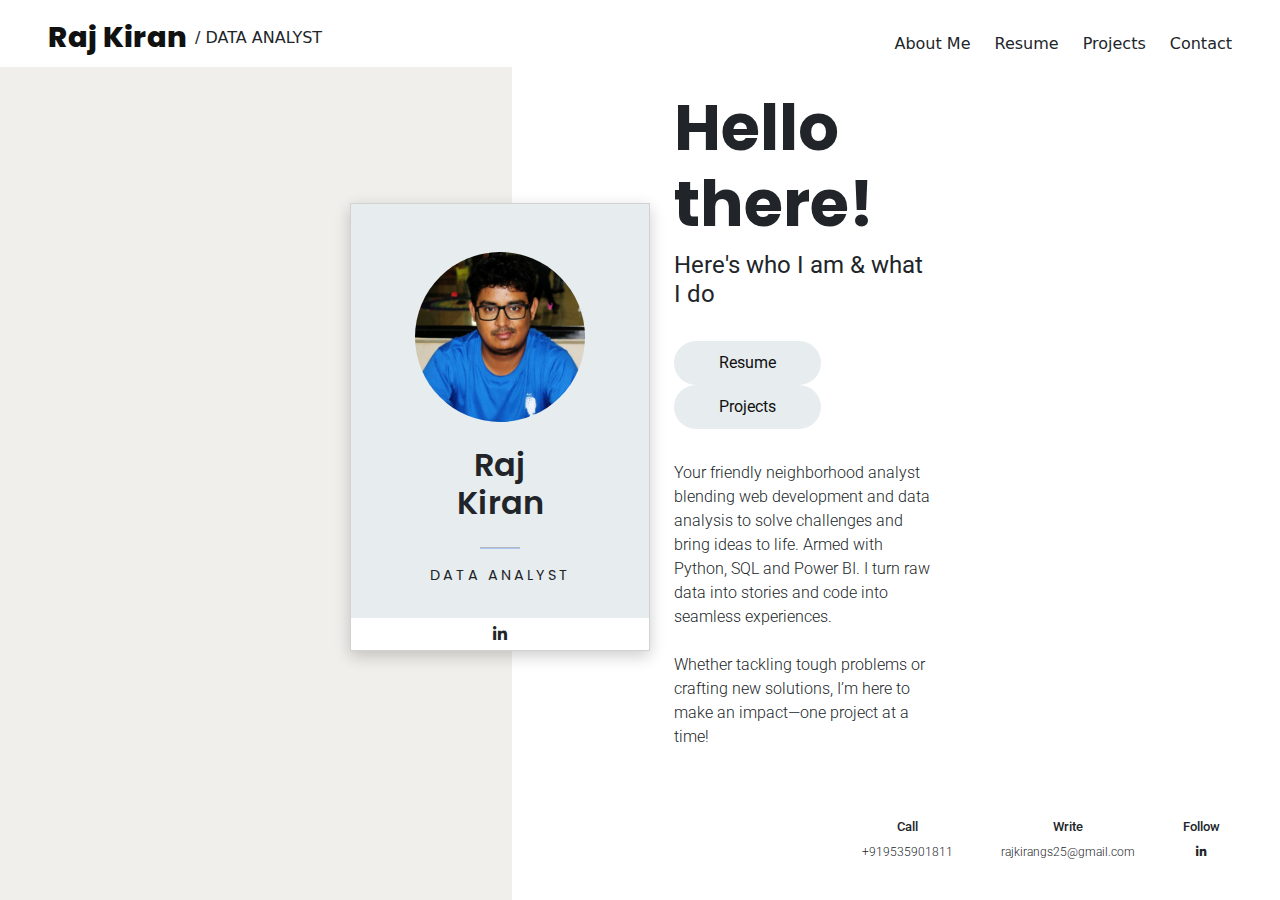
<file: index.html>
<!DOCTYPE html>
<html lang="en">
  <head>
    <meta charset="UTF-8" />
    <meta name="viewport" content="width=device-width, initial-scale=1.0" />

    <link
      href="https://cdn.jsdelivr.net/npm/bootstrap@5.3.3/dist/css/bootstrap.min.css"
      rel="stylesheet"
      integrity="sha384-QWTKZyjpPEjISv5WaRU9OFeRpok6YctnYmDr5pNlyT2bRjXh0JMhjY6hW+ALEwIH"
      crossorigin="anonymous"
    />
    <link
      rel="stylesheet"
      href="https://cdnjs.cloudflare.com/ajax/libs/font-awesome/6.0.0/css/all.min.css"
    />

    <link rel="stylesheet" href="styles.css" />

    <title>RAJ KIRAN - Portfolio</title>
  </head>
  <body>
    <section class="nav-block d-flex justify-content-between pt-2">
      <div class="navbar logo d-flex justify-content-start">
        <a class="logo-name me-2 ms-5" href="/index.html">Raj Kiran</a>
        <span>/ DATA ANALYST</span>
      </div>
      <div class="menu pt-3" id="navbarNav">
        <ul class="navbar-nav d-flex flex-row">
          <li class="nav-item me-4">
            <a href="/index.html" class="nav-link">About Me</a>
          </li>
          <li class="nav-item me-4">
            <a href="/resume-page.html" class="nav-link">Resume</a>
          </li>
          <li class="nav-item me-4">
            <a href="#" class="nav-link">Projects</a>
          </li>
          <li class="nav-item me-5">
            <a href="#" class="nav-link">Contact</a>
          </li>
        </ul>
      </div>
    </section>
    <!--------------------------------------- Home Section ------------------------------------->
    <div class="background-fill position-absolute"></div>
    <section class="intro d-flex align-items-center justify-content-center">
      <div class="intro-card d-flex me-4">
        <div class="card">
          <div class="intro-section d-flex flex-column align-items-center">
            <img src="./assets/raj.jpg" alt="Profile Picture" class="mb-4" />
            <div class="name d-flex flex-column align-items-center mb-2">
              <h2 class="m-0">Raj</h2>
              <h2 class="m-0">Kiran</h2>
            </div>

            <hr class="small-line" />

            <p class="work">DATA ANALYST</p>
          </div>

          <div class="social_links d-flex justify-content-center pt-2 pb-2">
            <i class="fa-brands fa-linkedin-in"></i>
          </div>
        </div>
      </div>

      <div class="intro-text">
        <h1 class="hello">Hello there!</h1>
        <h3>Here's who I am & what I do</h3>
        <div class="button-links">
          <a href="/resume-page.html"
            ><button type="button" class="btn btn-outline-secondary btns">
              Resume
            </button></a
          >

          <button type="button" class="btn btn-outline-secondary btns">
            Projects
          </button>
        </div>

        <p>
          Your friendly neighborhood analyst blending web development and data
          analysis to solve challenges and bring ideas to life. Armed with
          Python, SQL and Power BI. I turn raw data into stories and code into
          seamless experiences. <br /><br />Whether tackling tough problems or
          crafting new solutions, I’m here to make an impact—one project at a
          time!
        </p>
      </div>
    </section>

    <footer class="container-fluid">
      <div class="d-flex justify-content-end">
        <div class="d-flex flex-column align-items-center ms-5">
          <h4>Call</h4>
          <p>+919535901811</p>
        </div>
        <div class="d-flex flex-column align-items-center ms-5">
          <h4>Write</h4>
          <p>rajkirangs25@gmail.com</p>
        </div>
        <div class="d-flex flex-column align-items-center ms-5 me-5">
          <h4>Follow</h4>
          <p><i class="fa-brands fa-linkedin-in"></i></p>
        </div>
      </div>
    </footer>
    <script src="scripts.js"></script>
  </body>
</html>
</file>
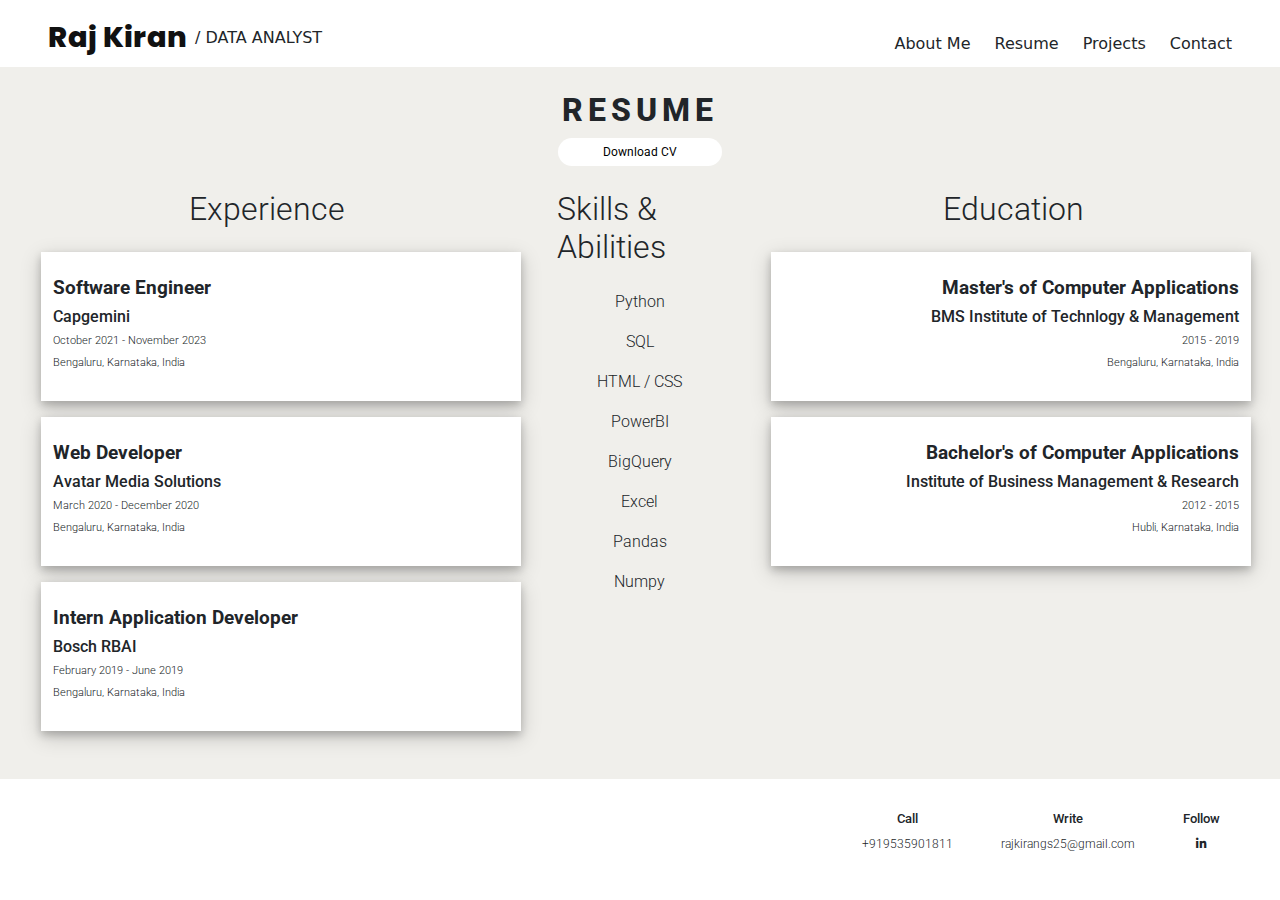
<file: resume-page.html>
<!DOCTYPE html>
<html lang="en">
  <head>
    <meta charset="UTF-8" />
    <meta name="viewport" content="width=device-width, initial-scale=1.0" />

    <link
      href="https://cdn.jsdelivr.net/npm/bootstrap@5.3.3/dist/css/bootstrap.min.css"
      rel="stylesheet"
      integrity="sha384-QWTKZyjpPEjISv5WaRU9OFeRpok6YctnYmDr5pNlyT2bRjXh0JMhjY6hW+ALEwIH"
      crossorigin="anonymous"
    />
    <link
      rel="stylesheet"
      href="https://cdnjs.cloudflare.com/ajax/libs/font-awesome/6.0.0/css/all.min.css"
    />

    <link rel="stylesheet" href="styles.css" />

    <title>RAJ KIRAN - Portfolio</title>
  </head>
  <body>
    <section class="nav-block d-flex justify-content-between pt-2">
      <div class="navbar logo d-flex justify-content-start">
        <a class="logo-name me-2 ms-5" href="/index.html">Raj Kiran</a>
        <span>/ DATA ANALYST</span>
      </div>
      <div class="menu pt-3" id="navbarNav">
        <ul class="navbar-nav d-flex flex-row">
          <li class="nav-item me-4">
            <a href="/index.html" class="nav-link">About Me</a>
          </li>
          <li class="nav-item me-4">
            <a href="/resume-page.html" class="nav-link">Resume</a>
          </li>
          <li class="nav-item me-4">
            <a href="#" class="nav-link">Projects</a>
          </li>
          <li class="nav-item me-5">
            <a href="#" class="nav-link">Contact</a>
          </li>
        </ul>
      </div>
    </section>
    <!-------------------------------- Resume Section ---------------------------------->
    <section class="resume-page pb-5">
      <div
        class="d-flex flex-column justify-content-center align-items-center p-4"
      >
        <h2 class="resume">Resume</h2>
        <a href="/assets/Raj Kiran Resume.pdf" download
          ><button>Download CV</button></a
        >
      </div>

      <div class="container-fluid">
        <div class="row">
          <div class="col-5 d-flex flex-column align-items-end">
            <div
              class="resume-head container-fluid d-flex justify-content-center"
            >
              <h2 class="resume-heading">Experience</h2>
            </div>

            <div id="card-section" class="exp-card"></div>
          </div>
          <div class="col-2">
            <div
              class="skill-section container-fluid d-flex flex-column align-items-center"
            >
              <div class="d-flex justify-content-center">
                <h2 class="resume-heading">Skills & Abilities</h2>
              </div>
              <div
                id="skills-list"
                class="pt-3 skills-list d-flex flex-column align-items-center"
              ></div>
            </div>
          </div>
          <div class="col-5">
            <div class="container d-flex flex-column align-items-start">
              <div class="container-fluid d-flex justify-content-center">
                <h2 class="resume-heading">Education</h2>
              </div>
              <div id="card-section" class="edu-card">
                <div class="card college-card mt-3 pt-4 pb-4">
                  <div
                    class="container-fluid d-flex flex-column align-items-end"
                  >
                    <h4 class="degree">Master's of Computer Applications</h4>
                    <h4 class="college">
                      BMS Institute of Technlogy & Management
                    </h4>
                    <h4 class="timeline">2015 - 2019</h4>
                    <h4 class="location">Bengaluru, Karnataka, India</h4>
                  </div>
                </div>
                <div class="card college-card mt-3 pt-4 pb-4">
                  <div
                    class="container-fluid d-flex flex-column align-items-end"
                  >
                    <h4 class="degree">Bachelor's of Computer Applications</h4>
                    <h4 class="college">
                      Institute of Business Management & Research
                    </h4>
                    <h4 class="timeline">2012 - 2015</h4>
                    <h4 class="location">Hubli, Karnataka, India</h4>
                  </div>
                </div>
              </div>
            </div>
          </div>
        </div>
      </div>
    </section>

    <footer class="container-fluid">
      <div class="d-flex justify-content-end">
        <div class="d-flex flex-column align-items-center ms-5">
          <h4>Call</h4>
          <p>+919535901811</p>
        </div>
        <div class="d-flex flex-column align-items-center ms-5">
          <h4>Write</h4>
          <p>rajkirangs25@gmail.com</p>
        </div>
        <div class="d-flex flex-column align-items-center ms-5 me-5">
          <h4>Follow</h4>
          <p><i class="fa-brands fa-linkedin-in"></i></p>
        </div>
      </div>
    </footer>
    <script src="scripts.js"></script>
  </body>
</html>
</file>
<file: styles.css>
@import url("https://fonts.googleapis.com/css2?family=Poppins:ital,wght@0,100;0,200;0,300;0,400;0,500;0,600;0,700;0,800;0,900;1,100;1,200;1,300;1,400;1,500;1,600;1,700;1,800;1,900&display=swap");
@import url("https://fonts.googleapis.com/css2?family=Roboto:ital,wght@0,100;0,300;0,400;0,500;0,700;0,900;1,100;1,300;1,400;1,500;1,700;1,900&display=swap");

body::-webkit-scrollbar {
  display: none;
}

.nav-block {
  height: 10%;
  background-color: #ffffff;
}
.nav-block div .logo-name {
  font-weight: 800;
  font-family: "Poppins", sans-serif;
  text-decoration: none;
  font-size: 1.8rem;
  color: #111111;
}
/* HomePage------------------------------------------------------- */
/*-------------------------------------------------- INTRO SECTION */
.intro {
  width: 100vw;
  height: 80vh;
}

.background-fill {
  width: 40%;
  height: 100%;
  background-color: #f0efeb;
  top: 0;
  left: 0;
  z-index: -1;
}

.intro .intro-card .card {
  box-shadow: 0px 5px 15px rgba(0, 0, 0, 0.2);
  border-radius: 0%;
  font-family: "Poppins", sans-serif;
}

.intro .intro-card .card .intro-section {
  background-color: #e7ecef;
  padding: 3rem 4rem 1rem 4rem;
}

.intro .intro-card .card .intro-section img {
  width: 170px;
  height: 170px;
  border-radius: 50%;
}

.intro .intro-card .card .intro-section .name h2 {
  font-weight: 600;
  font-size: 2rem;
}

.intro .intro-card .card .intro-section .small-line {
  width: 40px;
  height: 2px;
  background-color: #0050ff;
}

.intro .intro-card .card .intro-section .work {
  letter-spacing: 3px;
  font-size: 0.9rem;
}

.intro .intro-card .card .social_links {
  height: 10%;
  width: 100%;
  background-color: #ffffff;
}

.intro .intro-text {
  width: 20%;
}

.intro .intro-text .hello {
  font-size: 4rem;
  font-weight: bold;
  font-family: "Poppins", sans-serif;
}

.intro .intro-text h3 {
  font-size: 1.5rem;
  font-weight: 400;
  font-family: "Roboto", serif;
}

.intro .intro-text p {
  font-family: "Roboto", serif;
  font-size: 1rem;
  font-weight: 300;
}

.intro .intro-text .button-links {
  margin: 2rem 0 2rem 0;
}

.intro .intro-text .button-links .btns {
  border-radius: 50px;
  padding: 10px 45px 10px 45px;
  border: none;
  font-family: "Roboto", serif;
  font-size: 1rem;
  color: #111111;
  background-color: #e7ecef;
  transition: background-color 0.3s ease, box-shadow 0.3s ease;
}

.intro .intro-text .button-links .btns:hover {
  background-color: #f0efeb;
  box-shadow: 0 4px 8px 0 rgba(0, 0, 0, 0.2), 0 6px 20px 0 rgba(0, 0, 0, 0.19);
}

/* ----------------------------------------------------------Footer */
footer {
  padding-top: 2rem;
  font-family: "Roboto", serif;
  height: 10%;
}
footer div div h4 {
  font-size: 0.8rem;
  font-weight: 500;
}
footer div div p {
  font-size: 0.75rem;
  font-weight: 300;
}

/* RESUME PAGE------------------------------------------------------ */
.resume-page {
  background-color: #f0efeb;
  font-family: "Poppins", sans-serif;
  height: 100%;
}

.resume-heading {
  font-weight: 300;
  font-size: 2rem;
}
.resume-page .resume {
  font-weight: 800;
  letter-spacing: 5px;
  text-transform: uppercase;
}
.resume-page div {
  font-family: "Roboto", serif;
}

.resume-page .skills-list p {
  font-size: 1rem;
  font-weight: 300;
}

.resume-page div .exp-card .emp-card {
  box-shadow: 0 4px 8px 0 rgba(0, 0, 0, 0.2), 0 6px 20px 0 rgba(0, 0, 0, 0.19);
  width: 30rem;
  border-radius: 0%;
  border: none;
  /* background-image: linear-gradient(to right, #e7ecef, #f0efeb); */
  /* background-color: #e7ecef; */
}

.resume-page div .exp-card .emp-card div .position {
  font-size: 1.2rem;
  font-weight: 700;
}

.resume-page div .exp-card .emp-card div .company {
  font-size: 1rem;
  font-weight: 500;
}

.resume-page div .exp-card .emp-card div .timeline,
.resume-page div .exp-card .emp-card div .location {
  font-size: 0.7rem;
  font-weight: 300;
}

.resume-page div a button {
  border-radius: 50px;
  padding: 5px 45px 5px 45px;
  border: 1px;
  font-family: "Roboto", serif;
  font-size: 0.75rem;
  background-color: #ffffff;
  transition: background-color 0.3s ease, box-shadow 0.3s ease;
}

.resume-page div button:hover {
  background-color: #f0efeb;
  box-shadow: 0 4px 8px 0 rgba(0, 0, 0, 0.2), 0 6px 20px 0 rgba(0, 0, 0, 0.19);
}

.resume-page div div .edu-card .college-card {
  box-shadow: 0 4px 8px 0 rgba(0, 0, 0, 0.2), 0 6px 20px 0 rgba(0, 0, 0, 0.19);
  width: 30rem;
  border: none;
  border-radius: 0%;
  /* background-image: linear-gradient(to right, #f0efeb, #e7ecef); */
  /* background-color: #e7ecef; */
}

.resume-page div div .edu-card .college-card div .degree {
  font-size: 1.2rem;
  font-weight: 700;
}

.resume-page div div .edu-card .college-card div .college {
  font-size: 1rem;
  font-weight: 500;
}

.resume-page div div .edu-card .college-card div .timeline,
.resume-page div div .edu-card .college-card div .location {
  font-size: 0.7rem;
  font-weight: 300;
}
</file>
